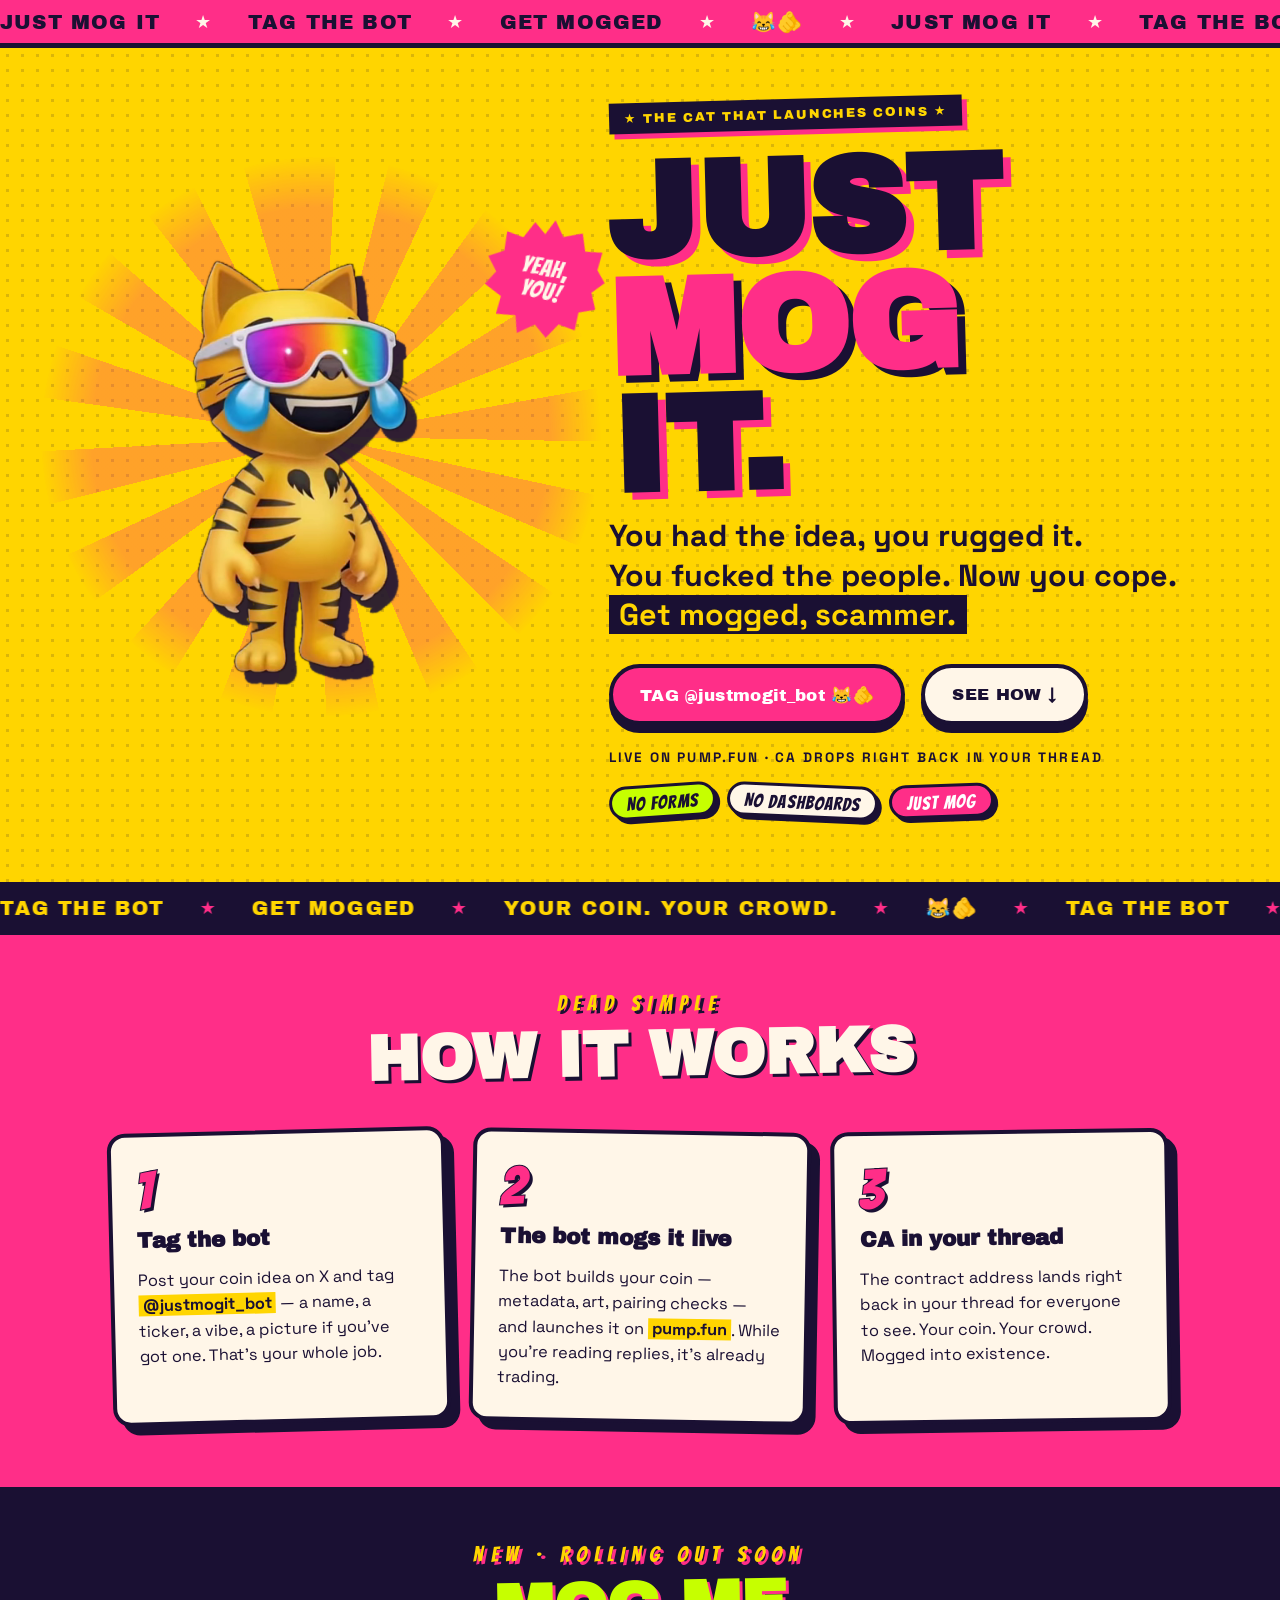
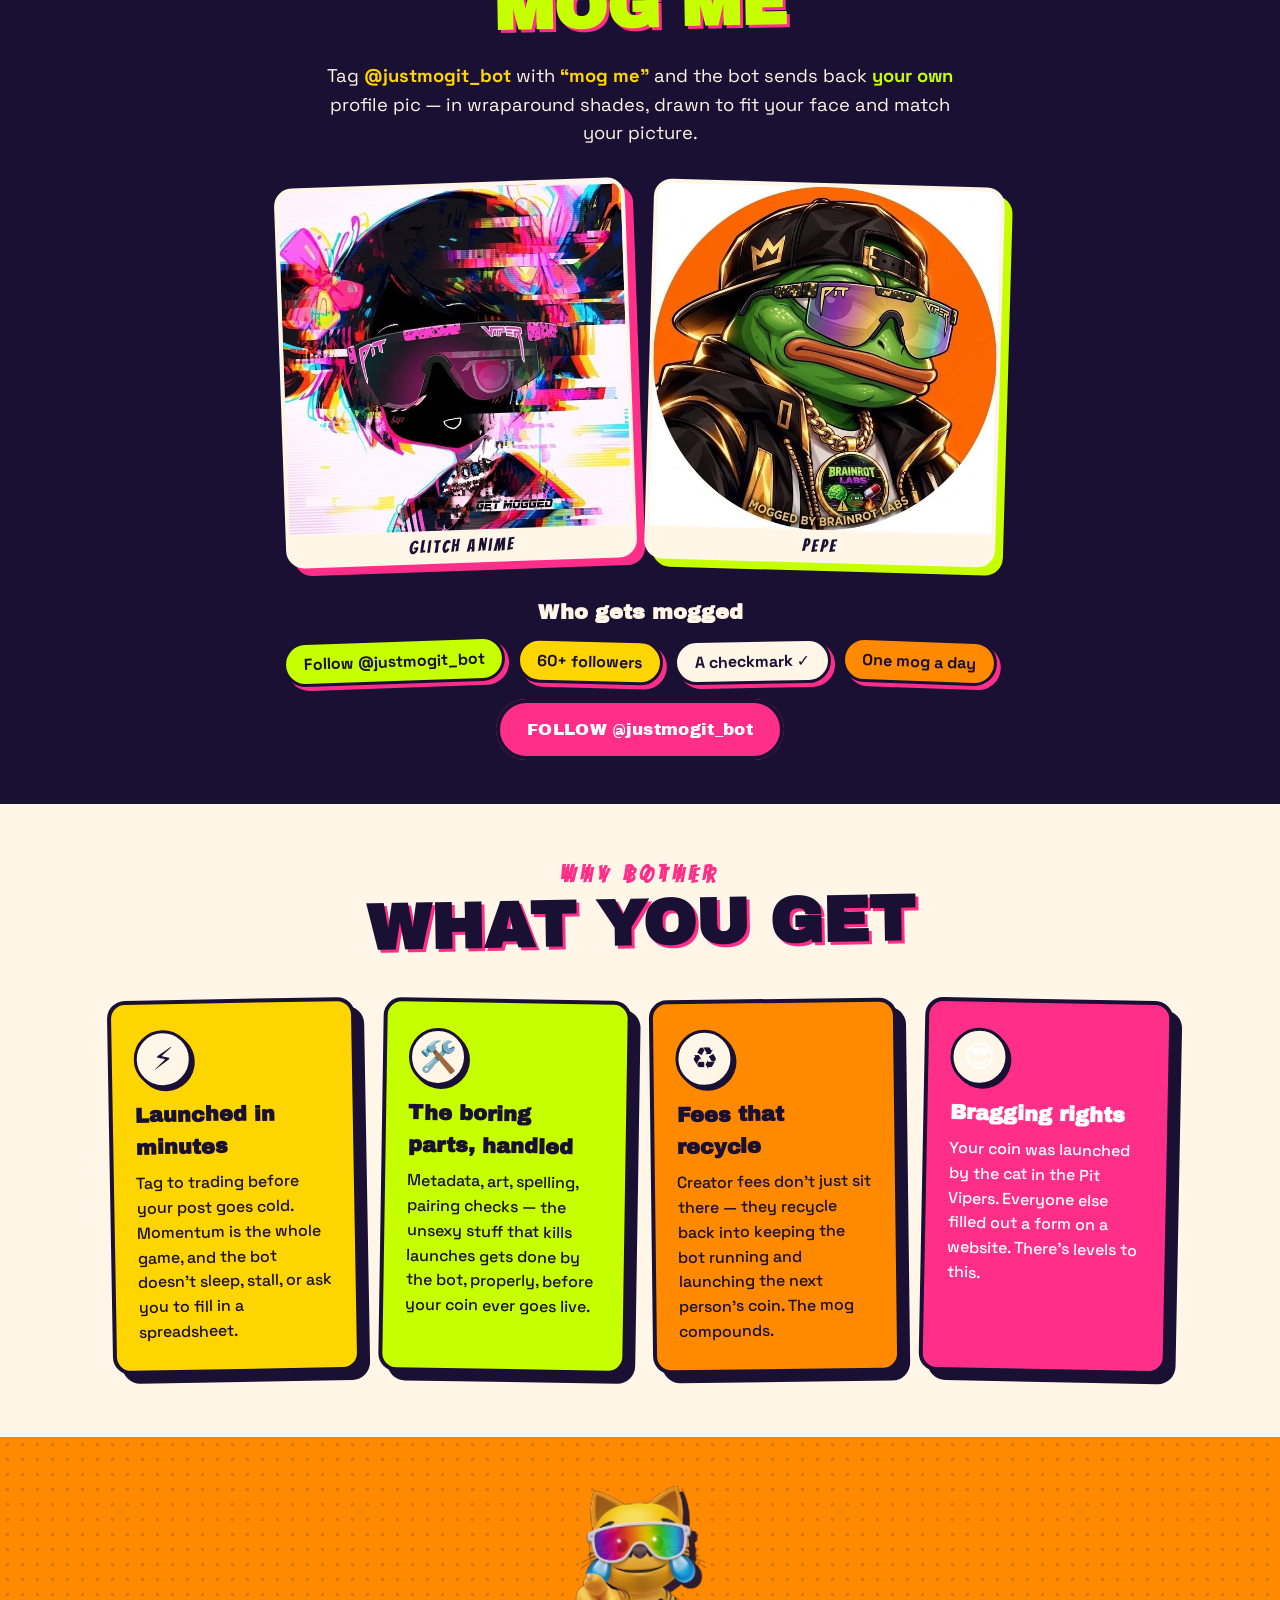
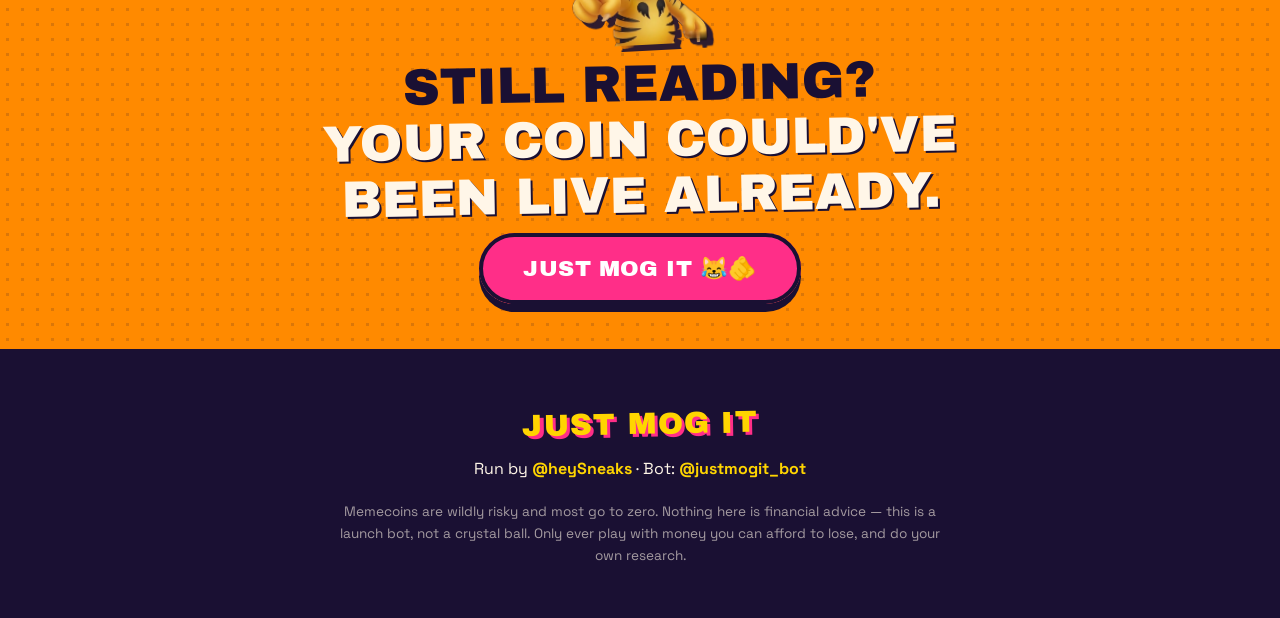
<file: index.html>
<!DOCTYPE html>
<html lang="en">
<head>
<meta charset="UTF-8">
<meta name="viewport" content="width=device-width, initial-scale=1.0">
<title>JUST MOG IT — Tag the bot. Get a coin.</title>
<meta name="description" content="JustMogIt is the X bot that launches your memecoin for you. Tag @justmogit_bot with your idea, it builds and launches it on pump.fun, and drops the CA right back in your thread.">
<link rel="preload" href="fonts/ArchivoBlack.woff2" as="font" type="font/woff2" crossorigin>
<link rel="stylesheet" href="style.css">
</head>
<body>

<!-- ======== THE MOG CAT — one master drawing, reused everywhere ======== -->
<svg width="0" height="0" style="position:absolute" aria-hidden="true">
  <defs>
    <linearGradient id="lensGrad" x1="0" y1="0" x2="0" y2="1">
      <stop offset="0" stop-color="#FFE600"/>
      <stop offset="0.45" stop-color="#FF8A00"/>
      <stop offset="1" stop-color="#FF2E88"/>
    </linearGradient>
  </defs>
</svg>

<!-- ======== TICKER ======== -->
<div class="ticker ticker-top" aria-hidden="true">
  <div class="ticker-track" data-ticker>
    <span>JUST MOG IT</span><span class="tick-star">★</span><span>TAG THE BOT</span><span class="tick-star">★</span><span>GET MOGGED</span><span class="tick-star">★</span><span>😹🫵</span><span class="tick-star">★</span>
  </div>
</div>

<!-- ======== HERO — yellow poster ======== -->
<header class="hero">
  <div class="halftone" aria-hidden="true"></div>
  <div class="hero-inner">
    <div class="mascot-col">
      <div class="burst" aria-hidden="true"></div>
      <div class="mascot-wrap" id="mascotWrap">
        <video class="mascot" autoplay muted loop playsinline poster="mog-cat-alpha.png" aria-label="The Mog Cat — 3D tiger cat in rainbow Pit Vipers, laughing and pointing straight at you">
          <source src="mog-cat.webm" type="video/webm">
        </video>
        <div class="starburst" aria-hidden="true"><span>YEAH,<br>YOU!</span></div>
      </div>
    </div>
    <div class="type-col">
      <p class="hero-kicker">★ THE CAT THAT LAUNCHES COINS ★</p>
      <h1 class="logo-type">JUST<br><span class="word-mog">MOG</span><br>IT.</h1>
      <p class="tagline">You had the idea, you rugged it.<br>
      You fucked the people. Now you cope. <strong>Get mogged, scammer.</strong></p>
      <div class="cta-row">
        <a class="cta cta-main" href="https://x.com/justmogit_bot" target="_blank" rel="noopener">TAG @justmogit_bot 😹🫵</a>
        <a class="cta cta-ghost" href="#how">SEE HOW ↓</a>
      </div>
      <p class="hero-note">LIVE ON PUMP.FUN · CA DROPS RIGHT BACK IN YOUR THREAD</p>
      <div class="sticker-row" aria-hidden="true">
        <span class="sticker s1">NO FORMS</span>
        <span class="sticker s2">NO DASHBOARDS</span>
        <span class="sticker s3">JUST MOG</span>
      </div>
    </div>
  </div>
</header>

<!-- ======== MARQUEE DIVIDER ======== -->
<div class="ticker ticker-mid" aria-hidden="true">
  <div class="ticker-track ticker-track-rev" data-ticker>
    <span>TAG THE BOT</span><span class="tick-star">★</span><span>GET MOGGED</span><span class="tick-star">★</span><span>YOUR COIN. YOUR CROWD.</span><span class="tick-star">★</span><span>😹🫵</span><span class="tick-star">★</span>
  </div>
</div>

<main>
  <!-- ======== HOW — hot pink ======== -->
  <section id="how" class="section how">
    <h2><span class="h2-kicker">DEAD SIMPLE</span>HOW IT WORKS</h2>
    <div class="steps">
      <article class="step step1">
        <div class="step-num">1</div>
        <h3>Tag the bot</h3>
        <p>Post your coin idea on X and tag <strong>@justmogit_bot</strong> — a name, a ticker, a vibe, a picture if you've got one. That's your whole job.</p>
      </article>
      <article class="step step2">
        <div class="step-num">2</div>
        <h3>The bot mogs it live</h3>
        <p>The bot builds your coin — metadata, art, pairing checks — and launches it on <strong>pump.fun</strong>. While you're reading replies, it's already trading.</p>
      </article>
      <article class="step step3">
        <div class="step-num">3</div>
        <h3>CA in your thread</h3>
        <p>The contract address lands right back in your thread for everyone to see. Your coin. Your crowd. Mogged into existence.</p>
      </article>
    </div>
  </section>

  <!-- ======== MOG ME — ink / neon ======== -->
  <section id="mog-me" class="section mogme">
    <h2><span class="h2-kicker">NEW · ROLLING OUT SOON</span>MOG ME</h2>
    <p class="mogme-lead">Tag <strong>@justmogit_bot</strong> with <strong>&ldquo;mog me&rdquo;</strong> and the bot sends back <em>your own</em> profile pic &mdash; in wraparound shades, drawn to fit your face and match your picture.</p>
    <div class="mog-gallery">
      <figure class="mog-shot shot1">
        <img src="mogs/glitch-anime.jpg" alt="Glitch anime profile picture mogged with wraparound shades" width="640" height="640" loading="lazy">
        <figcaption>Glitch anime</figcaption>
      </figure>
      <figure class="mog-shot shot2">
        <img src="mogs/pepe.jpg" alt="Pepe profile picture mogged with wraparound shades" width="640" height="640" loading="lazy">
        <figcaption>Pepe</figcaption>
      </figure>
    </div>
    <h3 class="mog-rules-title">Who gets mogged</h3>
    <ul class="mog-rules">
      <li class="rule r1">Follow <strong>@justmogit_bot</strong></li>
      <li class="rule r2"><strong>60+</strong> followers</li>
      <li class="rule r3">A checkmark &#10003;</li>
      <li class="rule r4"><strong>One</strong> mog a day</li>
    </ul>
    <div class="mogme-cta">
      <a class="cta cta-main" href="https://x.com/intent/follow?screen_name=justmogit_bot" target="_blank" rel="noopener">FOLLOW @justmogit_bot</a>
    </div>
  </section>

  <!-- ======== PERKS — cream ======== -->
  <section class="section why">
    <h2><span class="h2-kicker">WHY BOTHER</span>WHAT YOU GET</h2>
    <div class="perks">
      <article class="perk perk-yellow">
        <div class="perk-icon">⚡</div>
        <h3>Launched in minutes</h3>
        <p>Tag to trading before your post goes cold. Momentum is the whole game, and the bot doesn't sleep, stall, or ask you to fill in a spreadsheet.</p>
      </article>
      <article class="perk perk-lime">
        <div class="perk-icon">🛠️</div>
        <h3>The boring parts, handled</h3>
        <p>Metadata, art, spelling, pairing checks — the unsexy stuff that kills launches gets done by the bot, properly, before your coin ever goes live.</p>
      </article>
      <article class="perk perk-orange">
        <div class="perk-icon">♻️</div>
        <h3>Fees that recycle</h3>
        <p>Creator fees don't just sit there — they recycle back into keeping the bot running and launching the next person's coin. The mog compounds.</p>
      </article>
      <article class="perk perk-pink">
        <div class="perk-icon">😎</div>
        <h3>Bragging rights</h3>
        <p>Your coin was launched by the cat in the Pit Vipers. Everyone else filled out a form on a website. There's levels to this.</p>
      </article>
    </div>
  </section>

  <!-- ======== FINAL CTA — orange ======== -->
  <section class="section final-cta">
    <div class="halftone" aria-hidden="true"></div>
    <div class="mini-cat" aria-hidden="true">
      <img src="mog-cat-alpha.png" alt="" width="600" height="600">
    </div>
    <p class="final-line">STILL READING?<br><span>YOUR COIN COULD'VE<br>BEEN LIVE ALREADY.</span></p>
    <a class="cta cta-main cta-big" href="https://x.com/justmogit_bot" target="_blank" rel="noopener">JUST MOG IT 😹🫵</a>
  </section>
</main>

<footer>
  <p class="foot-brand">JUST MOG IT</p>
  <p>Run by <a href="https://x.com/heySneaks" target="_blank" rel="noopener">@heySneaks</a> · Bot: <a href="https://x.com/justmogit_bot" target="_blank" rel="noopener">@justmogit_bot</a></p>
  <p class="nfa">Memecoins are wildly risky and most go to zero. Nothing here is financial advice — this is a launch bot, not a crystal ball. Only ever play with money you can afford to lose, and do your own research.</p>
</footer>

<script src="script.js"></script>
</body>
</html>
</file>
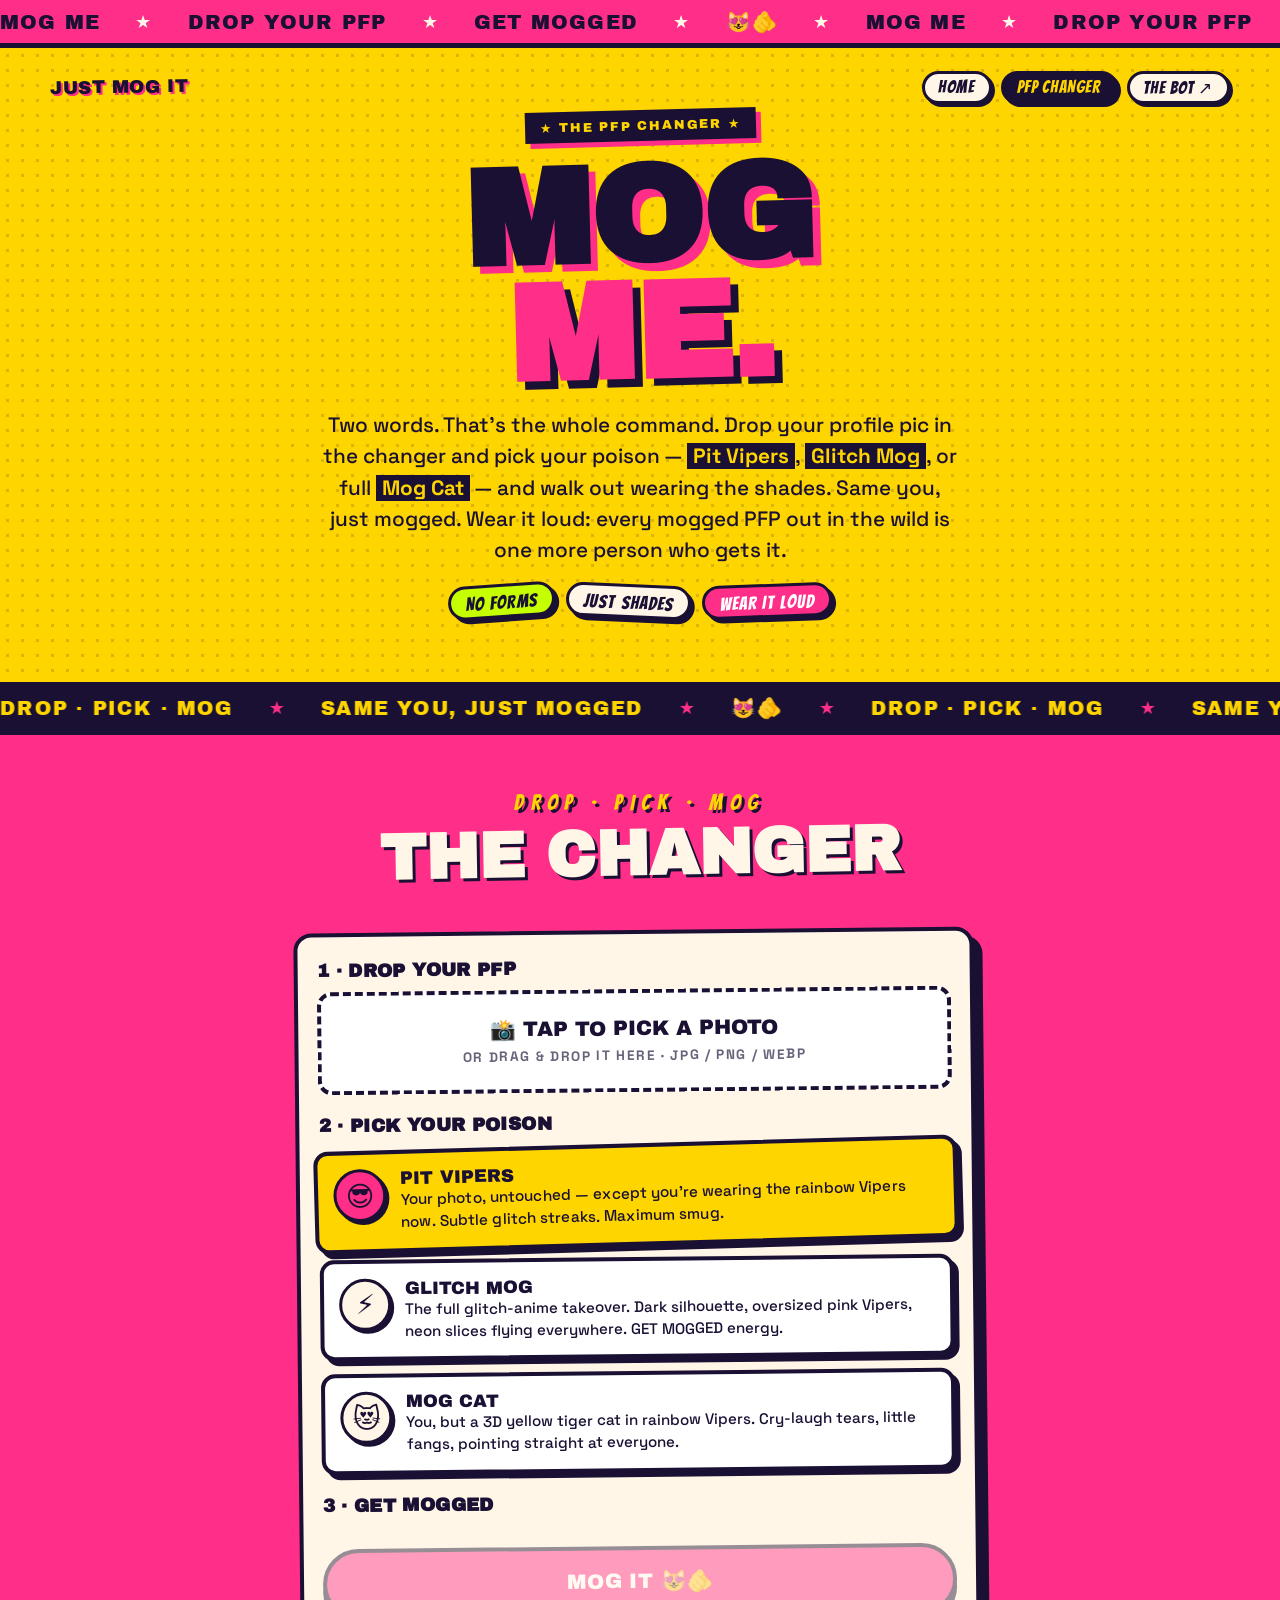
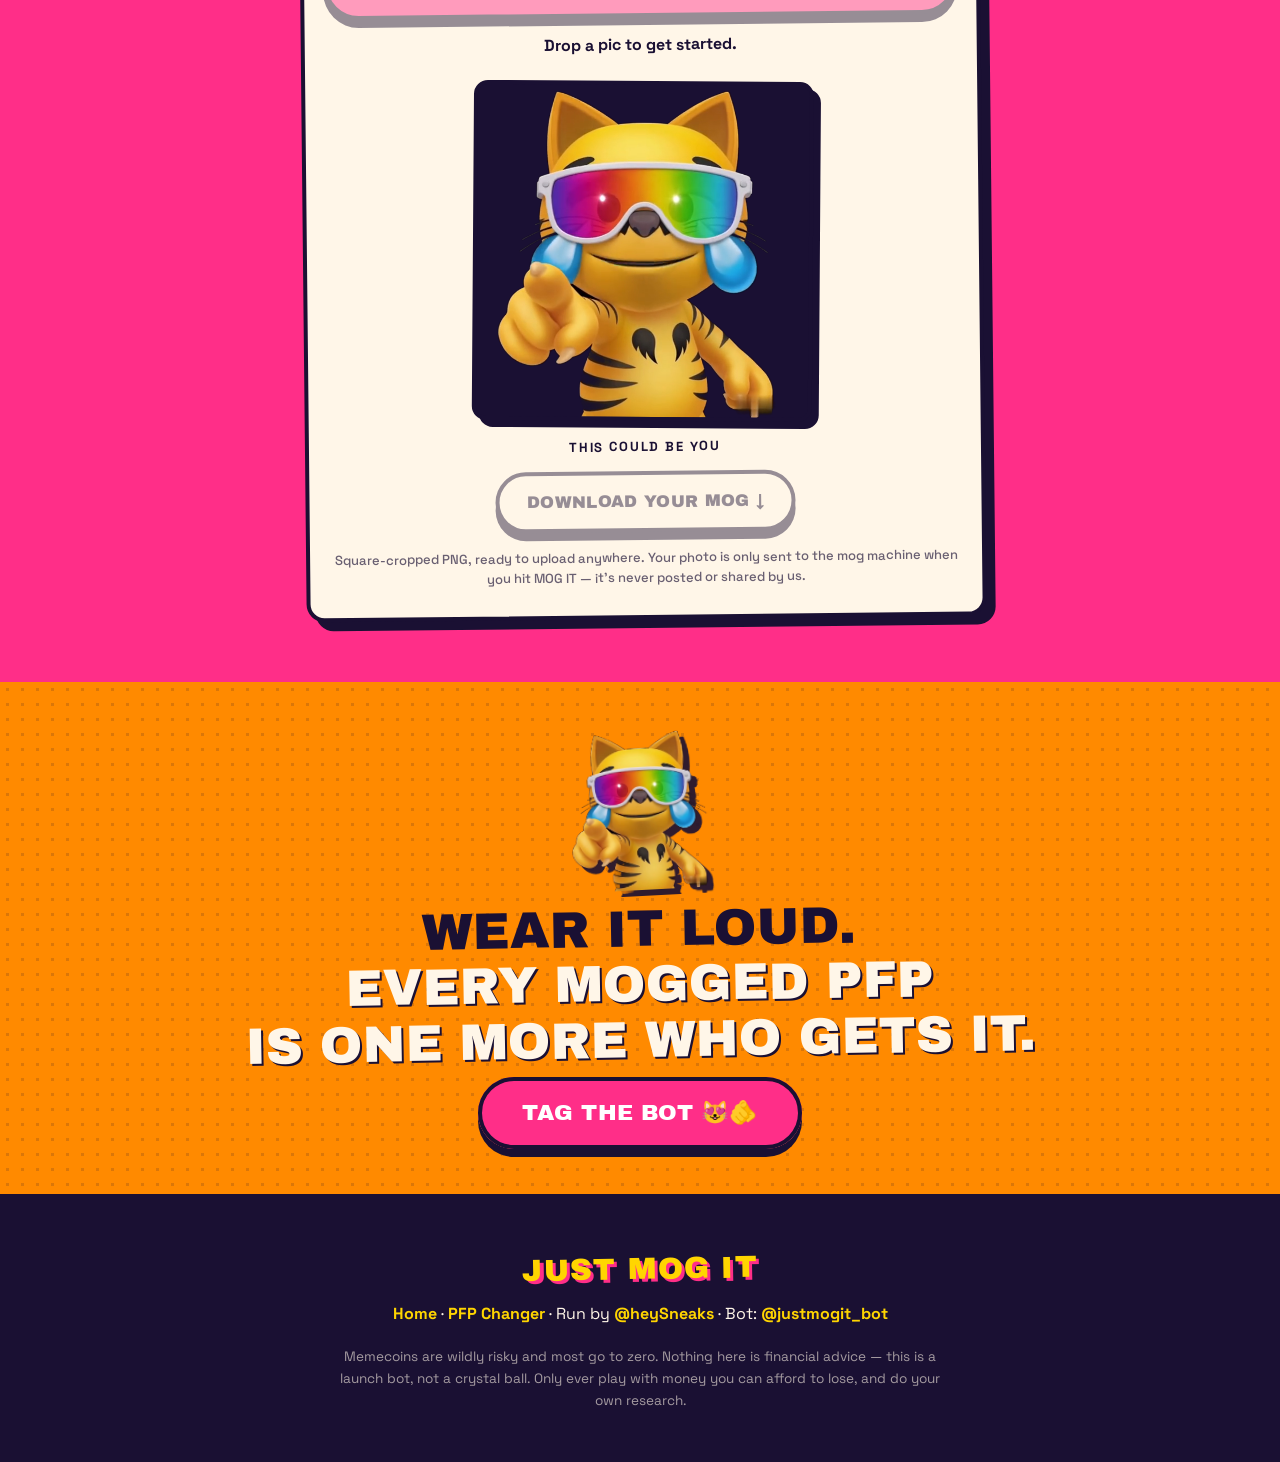
<file: pfp.html>
<!DOCTYPE html>
<html lang="en">
<head>
<meta charset="UTF-8">
<meta name="viewport" content="width=device-width, initial-scale=1.0">
<title>MOG ME — The JustMogIt PFP Changer</title>
<meta name="description" content="Two words. That's the whole command. Drop your profile pic in the JustMogIt changer, pick your poison — Pit Vipers, Glitch Mog, or full Mog Cat — and walk out wearing the shades.">
<link rel="preload" href="fonts/ArchivoBlack.woff2" as="font" type="font/woff2" crossorigin>
<link rel="stylesheet" href="style.css">
<style>
  /* ===== PFP CHANGER — page-specific, built from the site's poster language ===== */
  .pfp-nav {
    position: relative; z-index: 2;
    display: flex; align-items: center; justify-content: space-between;
    gap: 0.8rem; flex-wrap: wrap;
    max-width: 1180px; margin: 0 auto 0.4rem;
  }
  .pfp-brand {
    font-family: "Archivo Black", sans-serif;
    color: var(--ink); text-decoration: none;
    font-size: 1.15rem; letter-spacing: 0.03em;
    text-shadow: 2px 2px 0 var(--pink);
    transform: rotate(-1deg);
  }
  .pfp-links { display: flex; gap: 0.55rem; flex-wrap: wrap; }
  .pfp-links a {
    font-family: "Bangers", cursive; letter-spacing: 0.06em;
    font-size: 1.05rem; color: var(--ink); text-decoration: none;
    background: var(--cream); border: 3px solid var(--ink); border-radius: 999px;
    padding: 0.3rem 0.85rem 0.15rem; box-shadow: 3px 3px 0 var(--ink);
  }
  .pfp-links a.here { background: var(--ink); color: var(--yellow); }
  .pfp-links a:active { transform: translateY(2px); box-shadow: 1px 1px 0 var(--ink); }

  .pfp-hero { padding-top: 1.4rem; }
  .mogme-copy {
    position: relative; z-index: 1;
    max-width: 640px; margin: 0.4rem auto 0;
    font-size: clamp(1.05rem, 4vw, 1.3rem);
    font-weight: 500; line-height: 1.5;
  }
  .mogme-copy strong { background: var(--ink); color: var(--yellow); padding: 0 0.3em; }

  /* changer — hot pink block, same as .how */
  .changer { background: var(--pink); color: var(--cream); }
  .changer h2 { text-shadow: 0.05em 0.05em 0 var(--ink); }
  .changer .h2-kicker { color: var(--yellow); }

  .changer-card {
    background: var(--cream); color: var(--ink);
    border: 4px solid var(--ink); border-radius: 18px;
    box-shadow: 9px 9px 0 var(--ink);
    max-width: 680px; margin: 0 auto;
    padding: 1.5rem 1.2rem 1.7rem;
    transform: rotate(-0.6deg);
    position: relative; z-index: 1;
  }
  .changer-card h3 {
    font-family: "Archivo Black", sans-serif; font-size: 1.15rem;
    margin: 1.3rem 0 0.7rem; letter-spacing: 0.02em;
  }
  .changer-card h3:first-child { margin-top: 0; }

  .dropzone {
    display: block; cursor: pointer; text-align: center;
    border: 4px dashed var(--ink); border-radius: 14px;
    background: #fff; padding: 1.4rem 1rem;
    transition: transform 0.12s ease, background 0.12s ease;
  }
  .dropzone.drag { background: var(--yellow); transform: scale(1.02); }
  .dropzone .dz-big { font-family: "Archivo Black", sans-serif; font-size: 1.3rem; display: block; margin-bottom: 0.3rem; }
  .dropzone .dz-small { font-weight: 700; font-size: 0.85rem; letter-spacing: 0.12em; opacity: 0.65; }
  .dropzone img {
    max-width: 210px; width: 100%; height: auto; aspect-ratio: 1; object-fit: cover;
    border: 4px solid var(--ink); border-radius: 14px; box-shadow: 5px 5px 0 var(--ink);
    margin: 0 auto 0.7rem; display: none;
  }
  .dropzone.has-img img { display: block; }
  .dropzone input { display: none; }

  .styles { display: grid; gap: 0.8rem; }
  .style-card {
    display: flex; gap: 0.85rem; align-items: flex-start; cursor: pointer;
    border: 4px solid var(--ink); border-radius: 14px;
    background: #fff; padding: 0.9rem 0.95rem;
    box-shadow: 5px 5px 0 var(--ink);
    transition: transform 0.12s ease, background 0.12s ease;
  }
  .style-card input { position: absolute; opacity: 0; pointer-events: none; }
  .style-card .sc-icon {
    flex: 0 0 auto; width: 52px; height: 52px; display: grid; place-items: center;
    font-size: 1.7rem; background: var(--cream);
    border: 3px solid var(--ink); border-radius: 50%; box-shadow: 3px 3px 0 var(--ink);
  }
  .style-card .sc-name { font-family: "Archivo Black", sans-serif; font-size: 1.12rem; display: block; }
  .style-card .sc-desc { font-size: 0.95rem; line-height: 1.45; font-weight: 500; }
  .style-card.sel, .style-card:has(input:checked) { background: var(--yellow); transform: rotate(-1deg) scale(1.015); }
  .style-card.sel .sc-icon, .style-card:has(input:checked) .sc-icon { background: var(--pink); }

  .mog-btn { width: 100%; margin-top: 1.4rem; font-size: 1.3rem; cursor: pointer; }
  .mog-btn[disabled] { opacity: 0.45; cursor: not-allowed; transform: none; }
  .status {
    min-height: 1.5em; text-align: center; font-weight: 700;
    margin-top: 1rem; font-size: 1rem; line-height: 1.45;
  }
  .status.err { color: #b3001b; }

  .wiring {
    display: none; margin-top: 1.1rem;
    background: var(--ink); color: var(--cream);
    border: 4px solid var(--ink); border-radius: 14px;
    padding: 1.1rem 1.1rem 1rem; box-shadow: 5px 5px 0 var(--pink);
    line-height: 1.55;
  }
  .wiring.show { display: block; }
  .wiring .w-big { font-family: "Archivo Black", sans-serif; color: var(--yellow); display: block; font-size: 1.1rem; margin-bottom: 0.35rem; }

  .result-wrap { margin-top: 1.5rem; text-align: center; }
  .result-frame {
    position: relative; display: inline-block; max-width: 340px; width: 100%;
    border: 4px solid var(--ink); border-radius: 14px; overflow: hidden;
    box-shadow: 7px 7px 0 var(--ink); background: var(--ink);
    transform: rotate(1deg);
  }
  .result-frame img { display: block; width: 100%; height: auto; aspect-ratio: 1; object-fit: cover; }
  .result-sticker {
    position: absolute; top: 10px; right: 10px;
    font-family: "Bangers", cursive; letter-spacing: 0.06em; font-size: 1.05rem;
    background: var(--lime); color: var(--ink);
    border: 3px solid var(--ink); border-radius: 999px; box-shadow: 3px 3px 0 var(--ink);
    padding: 0.25rem 0.8rem 0.1rem; transform: rotate(6deg);
    display: none;
  }
  .result-frame.mogged .result-sticker { display: block; }
  .frame-caption { font-weight: 700; letter-spacing: 0.14em; font-size: 0.82rem; margin-top: 0.8rem; }
  .dl-btn { margin-top: 1rem; cursor: pointer; }
  .dl-btn[disabled] { opacity: 0.45; cursor: not-allowed; }
  .fineprint { font-size: 0.82rem; opacity: 0.65; font-weight: 500; margin-top: 1rem; line-height: 1.5; }

  .pfp-hero .hero-inner { flex-direction: column; text-align: center; }
  @media (min-width: 900px) {
    .pfp-hero .hero-inner { flex-direction: column; text-align: center; }
    .pfp-hero .cta-row, .pfp-hero .sticker-row { justify-content: center; }
    .styles { grid-template-columns: 1fr; }
  }
</style>
</head>
<body>

<!-- ======== TICKER ======== -->
<div class="ticker ticker-top" aria-hidden="true">
  <div class="ticker-track" data-ticker>
    <span>MOG ME</span><span class="tick-star">★</span><span>DROP YOUR PFP</span><span class="tick-star">★</span><span>GET MOGGED</span><span class="tick-star">★</span><span>😻🫵</span><span class="tick-star">★</span>
  </div>
</div>

<!-- ======== MOG ME — the command ======== -->
<header class="hero pfp-hero">
  <div class="halftone" aria-hidden="true"></div>
  <nav class="pfp-nav">
    <a class="pfp-brand" href="index.html">JUST MOG IT</a>
    <div class="pfp-links">
      <a href="index.html">HOME</a>
      <a href="pfp.html" class="here">PFP CHANGER</a>
      <a href="https://x.com/justmogit_bot" target="_blank" rel="noopener">THE BOT ↗</a>
    </div>
  </nav>
  <div class="hero-inner">
    <div class="type-col">
      <p class="hero-kicker">★ THE PFP CHANGER ★</p>
      <h1 class="logo-type">MOG<br><span class="word-mog">ME.</span></h1>
      <p class="mogme-copy">Two words. That's the whole command. Drop your profile pic in the changer and pick your poison — <strong>Pit Vipers</strong>, <strong>Glitch Mog</strong>, or full <strong>Mog Cat</strong> — and walk out wearing the shades. Same you, just mogged. Wear it loud: every mogged PFP out in the wild is one more person who gets it.</p>
      <div class="sticker-row" aria-hidden="true">
        <span class="sticker s1">NO FORMS</span>
        <span class="sticker s2">JUST SHADES</span>
        <span class="sticker s3">WEAR IT LOUD</span>
      </div>
    </div>
  </div>
</header>

<!-- ======== MARQUEE DIVIDER ======== -->
<div class="ticker ticker-mid" aria-hidden="true">
  <div class="ticker-track ticker-track-rev" data-ticker>
    <span>DROP · PICK · MOG</span><span class="tick-star">★</span><span>SAME YOU, JUST MOGGED</span><span class="tick-star">★</span><span>😻🫵</span><span class="tick-star">★</span>
  </div>
</div>

<main>
  <!-- ======== THE CHANGER — hot pink ======== -->
  <section class="section changer">
    <h2><span class="h2-kicker">DROP · PICK · MOG</span>THE CHANGER</h2>

    <div class="changer-card">
      <h3>1 · DROP YOUR PFP</h3>
      <label class="dropzone" id="dropzone">
        <input type="file" id="fileInput" accept="image/*">
        <img id="previewImg" alt="Your uploaded profile pic">
        <span class="dz-big" id="dzBig">📸 TAP TO PICK A PHOTO</span>
        <span class="dz-small" id="dzSmall">OR DRAG &amp; DROP IT HERE · JPG / PNG / WEBP</span>
      </label>

      <h3>2 · PICK YOUR POISON</h3>
      <div class="styles" id="styles">
        <label class="style-card sel">
          <input type="radio" name="style" value="vipers" checked>
          <span class="sc-icon">😎</span>
          <span><span class="sc-name">PIT VIPERS</span>
          <span class="sc-desc">Your photo, untouched — except you're wearing the rainbow Vipers now. Subtle glitch streaks. Maximum smug.</span></span>
        </label>
        <label class="style-card">
          <input type="radio" name="style" value="glitch">
          <span class="sc-icon">⚡</span>
          <span><span class="sc-name">GLITCH MOG</span>
          <span class="sc-desc">The full glitch-anime takeover. Dark silhouette, oversized pink Vipers, neon slices flying everywhere. GET MOGGED energy.</span></span>
        </label>
        <label class="style-card">
          <input type="radio" name="style" value="cat">
          <span class="sc-icon">😻</span>
          <span><span class="sc-name">MOG CAT</span>
          <span class="sc-desc">You, but a 3D yellow tiger cat in rainbow Vipers. Cry-laugh tears, little fangs, pointing straight at everyone.</span></span>
        </label>
      </div>

      <h3>3 · GET MOGGED</h3>
      <button class="cta cta-main cta-big mog-btn" id="mogBtn" type="button" disabled>MOG IT 😻🫵</button>
      <p class="status" id="status" role="status">Drop a pic to get started.</p>

      <div class="wiring" id="wiring">
        <span class="w-big">🔧 THE CHANGER IS BEING WIRED UP</span>
        The mog machine is almost ready — check back in a bit and it'll cook your PFP live. Nothing broke; the shades just aren't plugged in yet. Meanwhile your pic stays right here on your phone, and you can still grab the square crop below.
      </div>

      <div class="result-wrap">
        <div class="result-frame" id="resultFrame">
          <img id="resultImg" src="mog-cat-alpha.png" alt="Your mogged profile pic">
          <span class="result-sticker">MOGGED 😎</span>
        </div>
        <p class="frame-caption" id="frameCaption">THIS COULD BE YOU</p>
        <button class="cta cta-ghost dl-btn" id="dlBtn" type="button" disabled>DOWNLOAD YOUR MOG ↓</button>
        <p class="fineprint">Square-cropped PNG, ready to upload anywhere. Your photo is only sent to the mog machine when you hit MOG IT — it's never posted or shared by us.</p>
      </div>
    </div>
  </section>

  <!-- ======== FINAL CTA — orange ======== -->
  <section class="section final-cta">
    <div class="halftone" aria-hidden="true"></div>
    <div class="mini-cat" aria-hidden="true">
      <img src="mog-cat-alpha.png" alt="" width="600" height="600">
    </div>
    <p class="final-line">WEAR IT LOUD.<br><span>EVERY MOGGED PFP<br>IS ONE MORE WHO GETS IT.</span></p>
    <a class="cta cta-main cta-big" href="https://x.com/justmogit_bot" target="_blank" rel="noopener">TAG THE BOT 😻🫵</a>
  </section>
</main>

<footer>
  <p class="foot-brand">JUST MOG IT</p>
  <p><a href="index.html">Home</a> · <a href="pfp.html">PFP Changer</a> · Run by <a href="https://x.com/heySneaks" target="_blank" rel="noopener">@heySneaks</a> · Bot: <a href="https://x.com/justmogit_bot" target="_blank" rel="noopener">@justmogit_bot</a></p>
  <p class="nfa">Memecoins are wildly risky and most go to zero. Nothing here is financial advice — this is a launch bot, not a crystal ball. Only ever play with money you can afford to lose, and do your own research.</p>
</footer>

<script>
(function () {
  "use strict";
  var dz = document.getElementById("dropzone");
  var fileInput = document.getElementById("fileInput");
  var previewImg = document.getElementById("previewImg");
  var dzBig = document.getElementById("dzBig");
  var dzSmall = document.getElementById("dzSmall");
  var mogBtn = document.getElementById("mogBtn");
  var dlBtn = document.getElementById("dlBtn");
  var status = document.getElementById("status");
  var wiring = document.getElementById("wiring");
  var resultFrame = document.getElementById("resultFrame");
  var resultImg = document.getElementById("resultImg");
  var frameCaption = document.getElementById("frameCaption");

  var workingDataUrl = null; // downscaled upload (what we send + fall back to)
  var resultDataUrl = null;  // generated mog

  function setStatus(msg, isErr) {
    status.textContent = msg;
    status.className = "status" + (isErr ? " err" : "");
  }

  function selectedStyle() {
    var el = document.querySelector('input[name="style"]:checked');
    return el ? el.value : "vipers";
  }

  // Style card highlight (JS class backs up the :has() styling)
  var cards = document.querySelectorAll(".style-card");
  cards.forEach(function (card) {
    card.addEventListener("click", function () {
      cards.forEach(function (c) { c.classList.remove("sel"); });
      card.classList.add("sel");
    });
  });

  function loadFile(file) {
    if (!file) return;
    if (!/^image\//.test(file.type)) {
      setStatus("That's not an image — grab a JPG, PNG or WebP.", true);
      return;
    }
    var reader = new FileReader();
    reader.onload = function () {
      var img = new Image();
      img.onload = function () {
        var max = 1024;
        var scale = Math.min(1, max / Math.max(img.width, img.height));
        var w = Math.round(img.width * scale);
        var h = Math.round(img.height * scale);
        var canvas = document.createElement("canvas");
        canvas.width = w; canvas.height = h;
        canvas.getContext("2d").drawImage(img, 0, 0, w, h);
        workingDataUrl = canvas.toDataURL("image/jpeg", 0.9);
        resultDataUrl = null;
        previewImg.src = workingDataUrl;
        dz.classList.add("has-img");
        dzBig.textContent = "📸 THAT'S THE ONE";
        dzSmall.textContent = "TAP TO PICK A DIFFERENT ONE";
        resultImg.src = workingDataUrl;
        resultFrame.classList.remove("mogged");
        frameCaption.textContent = "YOU — UNMOGGED (FOR NOW)";
        mogBtn.disabled = false;
        dlBtn.disabled = false;
        wiring.classList.remove("show");
        setStatus("Locked in. Pick your poison and hit MOG IT.");
      };
      img.onerror = function () { setStatus("Couldn't read that image — try another one.", true); };
      img.src = reader.result;
    };
    reader.onerror = function () { setStatus("Couldn't read that file — try another one.", true); };
    reader.readAsDataURL(file);
  }

  fileInput.addEventListener("change", function () {
    loadFile(fileInput.files && fileInput.files[0]);
    fileInput.value = "";
  });
  ["dragenter", "dragover"].forEach(function (ev) {
    dz.addEventListener(ev, function (e) { e.preventDefault(); dz.classList.add("drag"); });
  });
  ["dragleave", "drop"].forEach(function (ev) {
    dz.addEventListener(ev, function (e) { e.preventDefault(); dz.classList.remove("drag"); });
  });
  dz.addEventListener("drop", function (e) {
    var f = e.dataTransfer && e.dataTransfer.files && e.dataTransfer.files[0];
    loadFile(f);
  });

  mogBtn.addEventListener("click", function () {
    if (!workingDataUrl) return;
    mogBtn.disabled = true;
    mogBtn.textContent = "MOGGING… ⏳";
    setStatus("Sending you to the mog machine…");
    fetch("/api/mog", {
      method: "POST",
      headers: { "Content-Type": "application/json" },
      body: JSON.stringify({ image: workingDataUrl, style: selectedStyle() })
    })
      .then(function (res) {
        return res.json().catch(function () { return { error: "bad_response" }; })
          .then(function (data) { return { ok: res.ok, data: data }; });
      })
      .then(function (out) {
        if (out.ok && out.data && out.data.image) {
          resultDataUrl = out.data.image;
          resultImg.src = resultDataUrl;
          resultFrame.classList.add("mogged");
          frameCaption.textContent = "YOU — MOGGED 😎";
          wiring.classList.remove("show");
          setStatus("MOGGED. Download it and wear it loud.");
        } else if (out.data && out.data.error === "key_not_configured") {
          wiring.classList.add("show");
          setStatus("So close — the changer is being wired up. Check back soon.");
        } else if (out.data && out.data.error === "image_too_large") {
          setStatus("That image is too big — try a smaller one.", true);
        } else {
          setStatus("The mog machine hiccuped — give it another shot.", true);
        }
      })
      .catch(function () {
        setStatus("Couldn't reach the mog machine — check your connection and try again.", true);
      })
      .finally(function () {
        mogBtn.disabled = false;
        mogBtn.textContent = "MOG IT 😻🫵";
      });
  });

  dlBtn.addEventListener("click", function () {
    var src = resultDataUrl || workingDataUrl;
    if (!src) return;
    var img = new Image();
    img.onload = function () {
      var size = 1024;
      var canvas = document.createElement("canvas");
      canvas.width = size; canvas.height = size;
      var side = Math.min(img.width, img.height);
      var sx = (img.width - side) / 2;
      var sy = (img.height - side) / 2;
      canvas.getContext("2d").drawImage(img, sx, sy, side, side, 0, 0, size, size);
      if (canvas.toBlob) {
        canvas.toBlob(function (blob) {
          var a = document.createElement("a");
          a.href = URL.createObjectURL(blob);
          a.download = "get-mogged-pfp.png";
          document.body.appendChild(a);
          a.click();
          a.remove();
          setTimeout(function () { URL.revokeObjectURL(a.href); }, 4000);
        }, "image/png");
      } else {
        var a = document.createElement("a");
        a.href = canvas.toDataURL("image/png");
        a.download = "get-mogged-pfp.png";
        document.body.appendChild(a);
        a.click();
        a.remove();
      }
    };
    img.src = src;
  });

  // Ticker duplication (same trick as script.js, kept local so index stays untouched)
  document.querySelectorAll("[data-ticker]").forEach(function (track) {
    track.innerHTML += track.innerHTML;
  });
})();
</script>
</body>
</html>
</file>
<file: style.css>
/* JUST MOG IT v2 — riso poster system.
   Full-bleed color blocks (yellow → pink → cream → orange), hard ink
   shadows, halftone dots, sticker tilts. NO soft SaaS gradients. */

/* Self-hosted fonts (2026-11-07) — no third-party font CDN, so the poster
   type renders identically in every webview, including in-app browsers. */
@font-face {
  font-family: "Archivo Black";
  src: url("fonts/ArchivoBlack.woff2") format("woff2");
  font-weight: 400;
  font-display: swap;
}
@font-face {
  font-family: "Bangers";
  src: url("fonts/Bangers.woff2") format("woff2");
  font-weight: 400;
  font-display: swap;
}
@font-face {
  font-family: "Space Grotesk";
  src: url("fonts/SpaceGrotesk.woff2") format("woff2");
  font-weight: 400 700;
  font-display: swap;
}

:root {
  --ink: #1a1033;
  --pink: #ff2e88;
  --orange: #ff8a00;
  --yellow: #ffd500;
  --amber: #ffb300;
  --lime: #c6ff00;
  --cream: #fff6e8;
}

* { margin: 0; padding: 0; box-sizing: border-box; }
html { scroll-behavior: smooth; }

body {
  font-family: "Space Grotesk", system-ui, sans-serif;
  background: var(--ink);
  color: var(--ink);
  overflow-x: hidden;
}

a { color: var(--pink); }
::selection { background: var(--ink); color: var(--yellow); }

/* ---------- tickers ---------- */
.ticker {
  overflow: hidden;
  white-space: nowrap;
  padding: 0.6rem 0;
  border-top: 5px solid var(--ink);
  border-bottom: 5px solid var(--ink);
  position: relative;
  z-index: 3;
}
.ticker-top { background: var(--pink); color: var(--ink); border-top: none; }
.ticker-mid { background: var(--ink); color: var(--yellow); }
.ticker-track {
  display: inline-flex;
  align-items: center;
  gap: 2.2rem;
  padding-right: 2.2rem;
  font-family: "Archivo Black", sans-serif;
  font-size: 1.25rem;
  letter-spacing: 0.06em;
  animation: ticker-scroll 16s linear infinite;
  will-change: transform;
}
.ticker-track-rev { animation-direction: reverse; }
.tick-star { color: var(--cream); font-size: 1.1rem; }
.ticker-mid .tick-star { color: var(--pink); }
@keyframes ticker-scroll {
  from { transform: translateX(0); }
  to   { transform: translateX(-50%); }
}

/* ---------- HERO — yellow poster ---------- */
.hero {
  background: var(--yellow);
  position: relative;
  overflow: hidden;
  padding: 2.2rem 1.25rem 3.2rem;
}
.halftone {
  position: absolute;
  inset: 0;
  pointer-events: none;
  background-image: radial-gradient(circle, rgba(26,16,51,0.16) 1.6px, transparent 1.7px);
  background-size: 15px 15px;
}
.hero-inner {
  position: relative;
  max-width: 1180px;
  margin: 0 auto;
  display: flex;
  flex-direction: column;
  align-items: center;
  text-align: center;
}

.mascot-col { position: relative; width: 100%; display: flex; justify-content: center; }
.burst {
  position: absolute;
  top: 50%; left: 50%;
  width: 560px; height: 560px;
  max-width: 130vw; max-height: 130vw;
  transform: translate(-50%, -54%);
  border-radius: 50%;
  background: repeating-conic-gradient(from -8deg, rgba(255,46,136,0.30) 0deg 11deg, rgba(255,46,136,0) 11deg 22deg);
  -webkit-mask-image: radial-gradient(circle, #000 0 58%, transparent 71%);
          mask-image: radial-gradient(circle, #000 0 58%, transparent 71%);
}
.mascot-wrap { position: relative; z-index: 1; transition: transform 0.18s ease; }
.mascot {
  width: min(430px, 88vw);
  height: auto;
  display: block;
  filter: drop-shadow(10px 12px 0 rgba(26,16,51,0.9));
  animation: mog-bob 2.8s ease-in-out infinite;
}
@keyframes mog-bob {
  0%, 100% { transform: translateY(0) rotate(-1deg); }
  50%      { transform: translateY(-9px) rotate(1deg); }
}
.mascot-wrap.jab .mascot { animation: jab 0.45s ease; }
@keyframes jab {
  0% { transform: translate(0,0) scale(1); }
  35% { transform: translate(10px, 8px) scale(1.07); }
  100% { transform: translate(0,0) scale(1); }
}

.starburst {
  position: absolute;
  top: 2%;
  right: 1%;
  width: 104px; height: 104px;
  background: var(--pink);
  color: var(--cream);
  display: grid;
  place-items: center;
  text-align: center;
  font-family: "Bangers", cursive;
  font-size: 1.25rem;
  line-height: 0.95;
  letter-spacing: 0.05em;
  transform: rotate(12deg);
  clip-path: polygon(50% 0%, 59% 12%, 74% 6%, 79% 20%, 93% 18%, 92% 33%, 100% 42%, 91% 52%, 97% 65%, 84% 70%, 84% 85%, 70% 83%, 62% 96%, 51% 87%, 38% 97%, 34% 83%, 18% 85%, 19% 70%, 4% 63%, 11% 51%, 2% 40%, 14% 33%, 13% 17%, 27% 19%, 34% 5%, 44% 13%);
  filter: drop-shadow(4px 5px 0 var(--ink));
  animation: burst-wiggle 3.4s ease-in-out infinite;
  z-index: 2;
}
@keyframes burst-wiggle {
  0%, 100% { transform: rotate(12deg) scale(1); }
  50%      { transform: rotate(7deg) scale(1.06); }
}

.type-col { position: relative; z-index: 1; }
.hero-kicker {
  display: inline-block;
  font-family: "Archivo Black", sans-serif;
  font-size: clamp(0.6rem, 3.1vw, 0.8rem);
  letter-spacing: 0.14em;
  white-space: nowrap;
  background: var(--ink);
  color: var(--yellow);
  padding: 0.5rem 0.9rem;
  transform: rotate(-1.5deg);
  box-shadow: 5px 5px 0 var(--pink);
  margin-top: 1.4rem;
}
.logo-type {
  font-family: "Archivo Black", sans-serif;
  font-size: clamp(3.6rem, 17vw, 8.5rem);
  line-height: 0.86;
  letter-spacing: -0.01em;
  margin: 1.1rem 0 1.1rem;
  color: var(--ink);
  text-shadow: 0.055em 0.055em 0 var(--pink);
  transform: rotate(-1.5deg);
}
.word-mog {
  color: var(--pink);
  text-shadow: 0.055em 0.055em 0 var(--ink);
}
.tagline {
  font-size: clamp(1.3rem, 4.6vw, 1.9rem);
  font-weight: 700;
  line-height: 1.3;
}
.tagline strong {
  background: var(--ink);
  color: var(--yellow);
  padding: 0 0.35em;
  box-decoration-break: clone;
  -webkit-box-decoration-break: clone;
}
.cta-row {
  display: flex;
  gap: 1rem;
  justify-content: center;
  flex-wrap: wrap;
  margin-top: 1.8rem;
}
.cta {
  font-family: "Archivo Black", sans-serif;
  text-decoration: none;
  padding: 1.05rem 1.7rem;
  border: 4px solid var(--ink);
  border-radius: 999px;
  font-size: 1.05rem;
  letter-spacing: 0.02em;
  transition: transform 0.12s ease, box-shadow 0.12s ease;
  position: relative;
}
.cta-main {
  background: var(--pink);
  color: #fff;
  box-shadow: 0 8px 0 var(--ink);
}
.cta-main:hover { transform: translateY(-3px) rotate(-1deg); box-shadow: 0 11px 0 var(--ink); }
.cta-main:active { transform: translateY(5px); box-shadow: 0 2px 0 var(--ink); }
.cta-ghost {
  background: var(--cream);
  color: var(--ink);
  box-shadow: 0 8px 0 var(--ink);
}
.cta-ghost:hover { transform: translateY(-3px) rotate(1deg); box-shadow: 0 11px 0 var(--ink); }
.cta-big { font-size: 1.4rem; padding: 1.2rem 2.5rem; }

.hero-note {
  margin-top: 1.5rem;
  font-weight: 700;
  font-size: 0.85rem;
  letter-spacing: 0.16em;
}
.sticker-row {
  display: flex;
  gap: 0.7rem;
  justify-content: center;
  flex-wrap: wrap;
  margin-top: 1.1rem;
}
.sticker {
  font-family: "Bangers", cursive;
  font-size: 1.15rem;
  letter-spacing: 0.06em;
  padding: 0.35rem 0.9rem 0.2rem;
  border: 3px solid var(--ink);
  border-radius: 999px;
  box-shadow: 4px 4px 0 var(--ink);
  background: var(--cream);
  color: var(--ink);
}
.sticker.s1 { transform: rotate(-4deg); background: var(--lime); }
.sticker.s2 { transform: rotate(2.5deg); background: var(--cream); }
.sticker.s3 { transform: rotate(-2deg); background: var(--pink); color: #fff; }

/* ---------- sections (color blocks) ---------- */
.section {
  padding: 3.6rem 1.25rem 4rem;
  position: relative;
  overflow: hidden;
}
.section h2 {
  font-family: "Archivo Black", sans-serif;
  font-size: clamp(2.4rem, 8vw, 4rem);
  text-align: center;
  margin-bottom: 2.6rem;
  transform: rotate(-1deg);
  position: relative;
  z-index: 1;
}
.h2-kicker {
  display: block;
  font-family: "Bangers", cursive;
  font-size: 1.3rem;
  font-weight: 400;
  letter-spacing: 0.35em;
  text-transform: uppercase;
  margin-bottom: 0.3rem;
  transform: rotate(1deg);
}

/* how — hot pink */
.how {
  background: var(--pink);
  color: var(--cream);
}
.how h2 { text-shadow: 0.05em 0.05em 0 var(--ink); }
.how .h2-kicker { color: var(--yellow); }
.steps {
  display: grid;
  gap: 1.4rem;
  max-width: 1060px;
  margin: 0 auto;
  position: relative;
  z-index: 1;
}
.step {
  background: var(--cream);
  color: var(--ink);
  border: 4px solid var(--ink);
  border-radius: 18px;
  padding: 1.7rem 1.5rem;
  box-shadow: 9px 9px 0 var(--ink);
  line-height: 1.55;
}
.step1 { transform: rotate(-1.4deg); }
.step2 { transform: rotate(1deg); }
.step3 { transform: rotate(-0.8deg); }
.step-num {
  font-family: "Bangers", cursive;
  font-size: 3.4rem;
  line-height: 1;
  color: var(--pink);
  -webkit-text-stroke: 2px var(--ink);
  paint-order: stroke fill;
  text-shadow: 3px 3px 0 var(--ink);
}
.step h3 {
  font-family: "Archivo Black", sans-serif;
  font-size: 1.35rem;
  margin: 0.4rem 0 0.6rem;
}
.step p { font-size: 1.02rem; }
.step strong { background: var(--yellow); padding: 0 0.25em; }

/* mog me — ink / neon */
.mogme { background: var(--ink); color: var(--cream); }
.mogme h2 { color: var(--lime); text-shadow: 0.05em 0.05em 0 var(--pink); }
.mogme .h2-kicker { color: var(--yellow); }
.mogme-lead {
  max-width: 640px;
  margin: -1.2rem auto 2.2rem;
  text-align: center;
  font-size: 1.15rem;
  line-height: 1.55;
  position: relative;
  z-index: 1;
}
.mogme-lead strong { color: var(--yellow); }
.mogme-lead em { color: var(--lime); font-style: normal; font-weight: 700; }
.mog-gallery {
  display: grid;
  grid-template-columns: repeat(2, minmax(0, 1fr));
  gap: 1.1rem;
  max-width: 720px;
  margin: 0 auto 2.4rem;
}
.mog-shot {
  background: var(--cream);
  border: 4px solid var(--cream);
  border-radius: 18px;
  box-shadow: 8px 8px 0 var(--pink);
  overflow: hidden;
}
.mog-shot img { display: block; width: 100%; height: auto; }
.mog-shot figcaption {
  font-family: "Bangers", cursive;
  letter-spacing: 0.12em;
  color: var(--ink);
  text-align: center;
  padding: 0.35rem 0 0.25rem;
  font-size: 1.1rem;
}
.shot1 { transform: rotate(-2deg); }
.shot2 { transform: rotate(1.6deg); box-shadow: 8px 8px 0 var(--lime); }
.mog-rules-title {
  font-family: "Archivo Black", sans-serif;
  text-align: center;
  font-size: 1.3rem;
  margin-bottom: 1rem;
}
.mog-rules {
  list-style: none;
  display: flex;
  flex-wrap: wrap;
  justify-content: center;
  gap: 0.7rem;
  max-width: 760px;
  margin: 0 auto 2.2rem;
}
.rule {
  border: 3px solid var(--ink);
  border-radius: 999px;
  padding: 0.55rem 1.1rem;
  font-weight: 700;
  color: var(--ink);
  box-shadow: 4px 4px 0 var(--pink);
}
.rule.r1 { background: var(--lime); transform: rotate(-2deg); }
.rule.r2 { background: var(--yellow); transform: rotate(1.5deg); }
.rule.r3 { background: var(--cream); transform: rotate(-1deg); }
.rule.r4 { background: var(--orange); transform: rotate(2deg); }
.mogme-cta { text-align: center; }

/* why — cream */
.why { background: var(--cream); color: var(--ink); }
.why h2 { text-shadow: 0.05em 0.05em 0 var(--pink); }
.why .h2-kicker { color: var(--pink); }
.perks {
  display: grid;
  gap: 1.4rem;
  max-width: 1060px;
  margin: 0 auto;
  position: relative;
  z-index: 1;
}
.perk {
  border: 4px solid var(--ink);
  border-radius: 18px;
  padding: 1.6rem 1.4rem;
  box-shadow: 9px 9px 0 var(--ink);
  line-height: 1.55;
  color: var(--ink);
}
.perk-yellow { background: var(--yellow); transform: rotate(-1deg); }
.perk-lime   { background: var(--lime);   transform: rotate(0.9deg); }
.perk-orange { background: var(--orange); transform: rotate(-0.7deg); }
.perk-pink   { background: var(--pink);   transform: rotate(1.1deg); color: #fff; }
.perk-icon {
  display: inline-grid;
  place-items: center;
  width: 58px; height: 58px;
  font-size: 1.9rem;
  background: var(--cream);
  border: 3px solid var(--ink);
  border-radius: 50%;
  box-shadow: 3px 3px 0 var(--ink);
  margin-bottom: 0.7rem;
}
.perk h3 {
  font-family: "Archivo Black", sans-serif;
  font-size: 1.3rem;
  margin-bottom: 0.5rem;
}
.perk p { font-size: 1rem; font-weight: 500; }

/* final CTA — orange */
.final-cta {
  background: var(--orange);
  text-align: center;
  padding-top: 3rem;
  padding-bottom: 4.2rem;
}
.final-cta .mini-cat { position: relative; z-index: 1; margin-bottom: 0.4rem; }
.final-cta .mini-cat img {
  width: 160px;
  height: auto;
  filter: drop-shadow(6px 6px 0 rgba(26,16,51,0.9));
  transform: rotate(-3deg);
}
.final-line {
  font-family: "Archivo Black", sans-serif;
  font-size: clamp(1.7rem, 6.5vw, 3.2rem);
  line-height: 1.08;
  transform: rotate(-1deg);
  margin-bottom: 2rem;
  position: relative;
  z-index: 1;
}
.final-line span { color: var(--cream); text-shadow: 0.04em 0.04em 0 var(--ink); }
.final-cta .cta { z-index: 1; }

/* ---------- footer ---------- */
footer {
  background: var(--ink);
  color: var(--cream);
  text-align: center;
  padding: 2.8rem 1.25rem 3.2rem;
  line-height: 1.6;
  border-top: 6px solid var(--ink);
}
.foot-brand {
  font-family: "Archivo Black", sans-serif;
  font-size: 1.9rem;
  letter-spacing: 0.04em;
  color: var(--yellow);
  text-shadow: 3px 3px 0 var(--pink);
  margin-bottom: 0.5rem;
  transform: rotate(-1deg);
}
footer a { color: var(--yellow); font-weight: 700; text-decoration: none; }
footer a:hover { text-decoration: underline; }
.nfa {
  max-width: 620px;
  margin: 1.2rem auto 0;
  font-size: 0.85rem;
  opacity: 0.6;
}

/* ---------- desktop: the poster goes two-column ---------- */
@media (min-width: 900px) {
  .hero { padding: 3.2rem 2rem 4rem; }
  .hero-inner {
    flex-direction: row;
    align-items: center;
    text-align: left;
    gap: 1rem;
  }
  .mascot-col { flex: 0 0 46%; }
  .mascot { width: min(500px, 100%); }
  .type-col { flex: 1; }
  .hero-kicker { margin-top: 0; }
  .cta-row, .sticker-row { justify-content: flex-start; }
  .steps { grid-template-columns: repeat(3, 1fr); }
  .perks { grid-template-columns: repeat(4, 1fr); }
  .starburst { width: 122px; height: 122px; font-size: 1.5rem; right: -2%; }
}

/* ---------- confetti burst (JS) ---------- */
.burst-bit {
  position: absolute;
  font-size: 1.3rem;
  pointer-events: none;
  z-index: 5;
  animation: burst-fly 0.8s ease-out forwards;
}
@keyframes burst-fly {
  from { opacity: 1; transform: translate(0, 0) rotate(0deg) scale(1); }
  to   { opacity: 0; transform: translate(var(--dx), var(--dy)) rotate(var(--rot)) scale(1.3); }
}

@media (prefers-reduced-motion: reduce) {
  .ticker-track, .mascot, .starburst { animation: none; }
  .mascot-wrap.jab .mascot { animation: none; }
  html { scroll-behavior: auto; }
}
</file>
